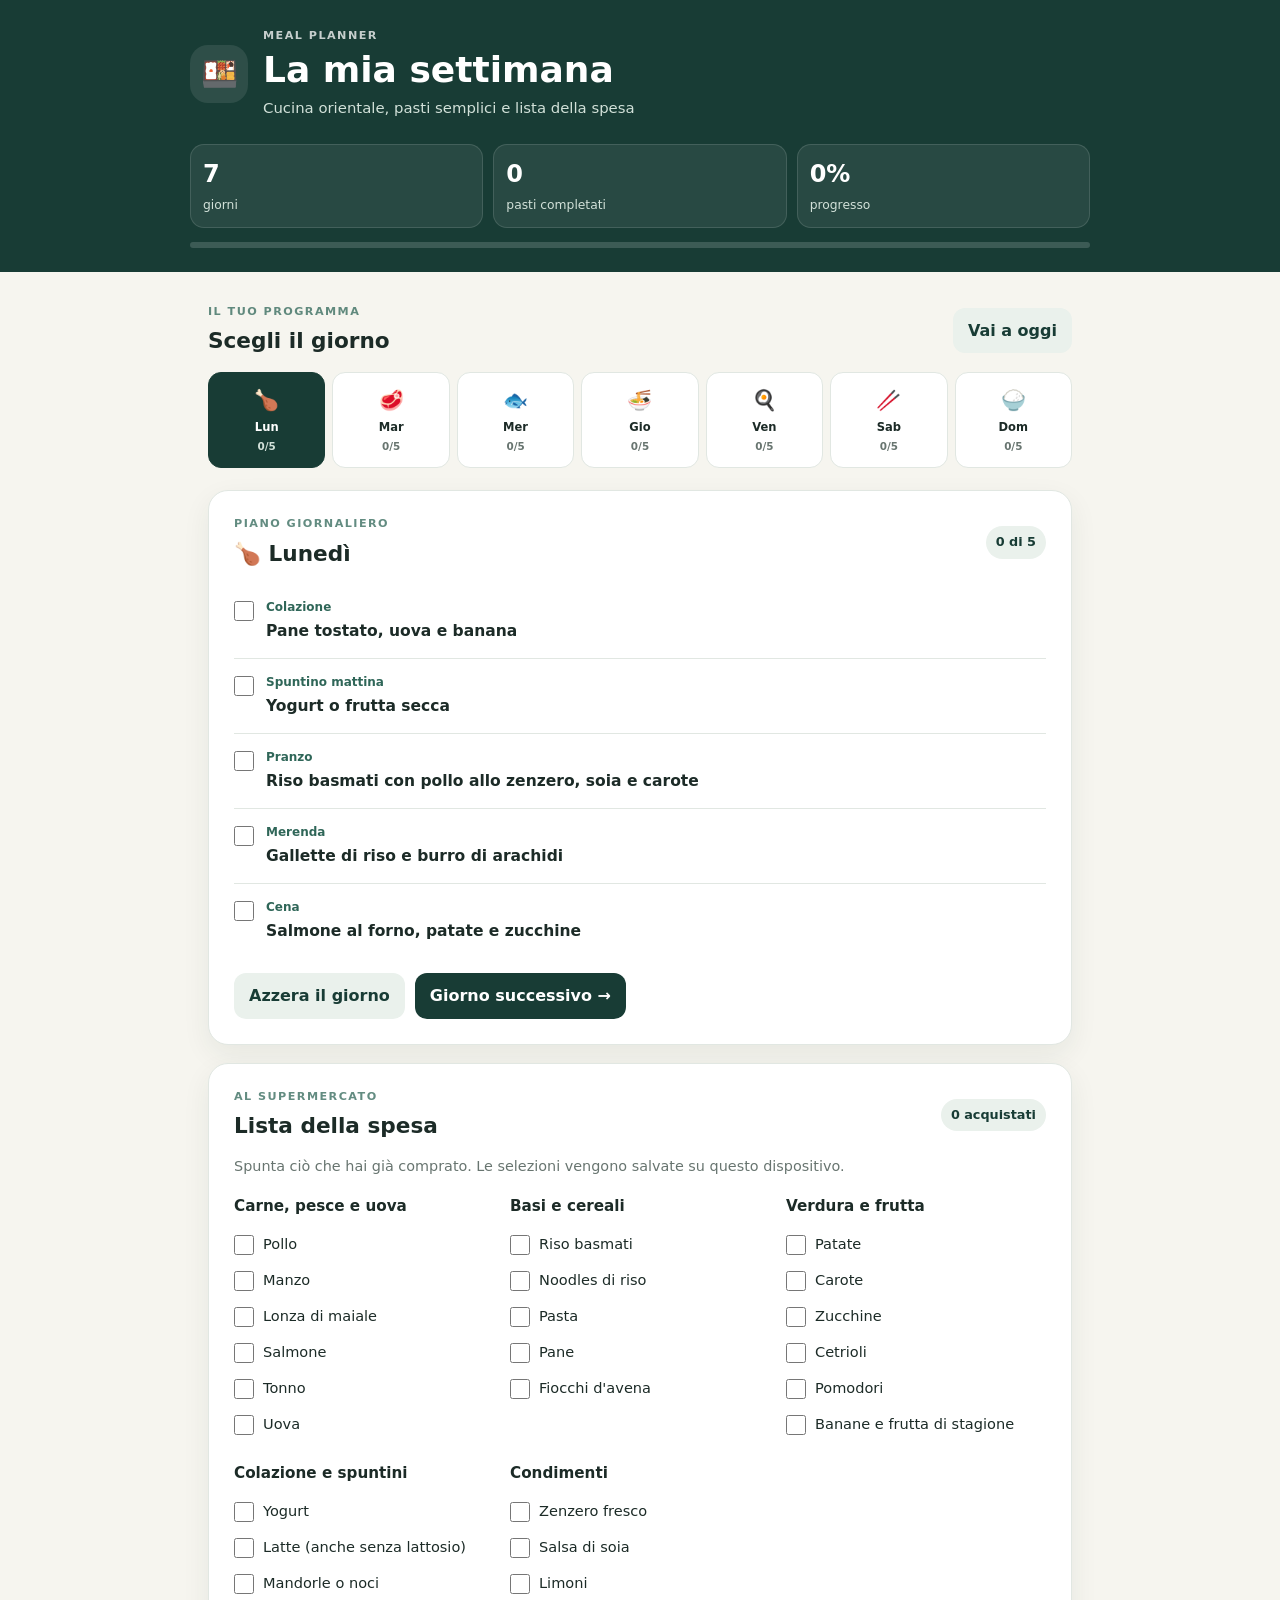
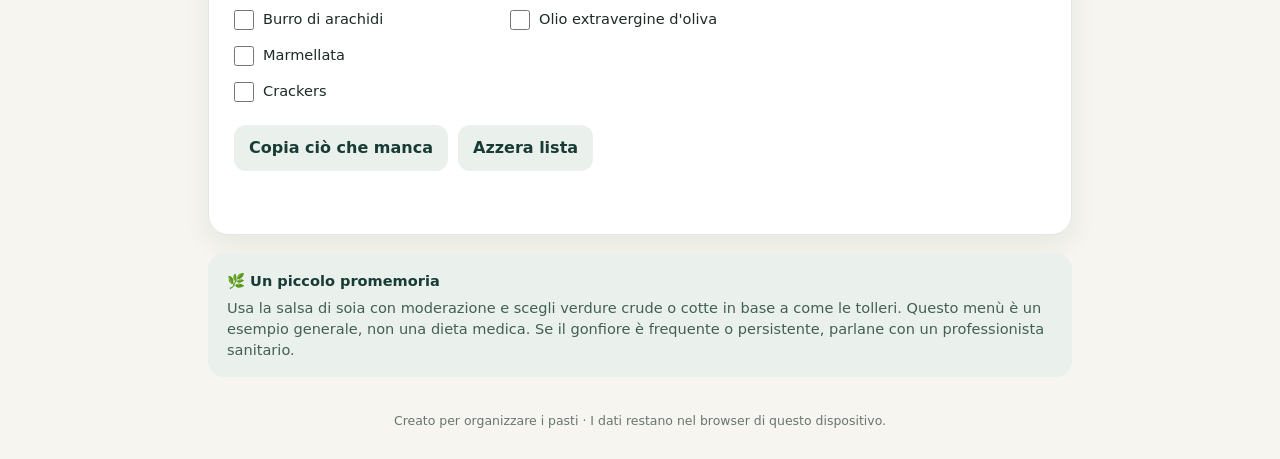
<file: index.html>
<!doctype html>
<html lang="it">
<head>
  <meta charset="utf-8">
  <meta name="viewport" content="width=device-width, initial-scale=1">
  <meta name="theme-color" content="#183c35">
  <meta name="description" content="Dashboard settimanale dei pasti e lista della spesa.">
  <title>La mia settimana — Meal planner</title>
  <link rel="manifest" href="manifest.json">
  <link rel="icon" href="icon.svg" type="image/svg+xml">
  <link rel="stylesheet" href="styles.css">
</head>
<body>
  <header class="hero">
    <div class="brand"><span class="brand-icon">🍱</span><div><p class="eyebrow">MEAL PLANNER</p><h1>La mia settimana</h1><p class="sub">Cucina orientale, pasti semplici e lista della spesa</p></div></div>
    <div class="stats">
      <div class="stat"><strong>7</strong><span>giorni</span></div>
      <div class="stat"><strong id="done-count">0</strong><span>pasti completati</span></div>
      <div class="stat"><strong id="progress">0%</strong><span>progresso</span></div>
    </div>
    <div class="progress-track"><div id="progress-bar"></div></div>
  </header>

  <main>
    <section aria-labelledby="days-title">
      <div class="section-heading"><div><p class="eyebrow">IL TUO PROGRAMMA</p><h2 id="days-title">Scegli il giorno</h2></div><button id="today-btn" class="secondary">Vai a oggi</button></div>
      <nav id="day-tabs" class="day-tabs" aria-label="Giorni della settimana"></nav>
    </section>

    <section class="panel" aria-live="polite">
      <div class="section-heading"><div><p class="eyebrow">PIANO GIORNALIERO</p><h2 id="selected-day-title">Lunedì</h2></div><span class="counter" id="day-counter">0 di 5</span></div>
      <div id="meal-list" class="meal-list"></div>
      <div class="actions"><button id="reset-day" class="secondary">Azzera il giorno</button><button id="next-day" class="primary">Giorno successivo →</button></div>
    </section>

    <section class="panel" aria-labelledby="shopping-title">
      <div class="section-heading"><div><p class="eyebrow">AL SUPERMERCATO</p><h2 id="shopping-title">Lista della spesa</h2></div><span class="counter" id="shopping-counter">0 acquistati</span></div>
      <p class="muted">Spunta ciò che hai già comprato. Le selezioni vengono salvate su questo dispositivo.</p>
      <div id="shopping-list" class="shopping-list"></div>
      <div class="actions"><button id="copy-shopping" class="secondary">Copia ciò che manca</button><button id="reset-shopping" class="secondary">Azzera lista</button></div>
      <p id="copy-status" class="muted small" role="status"></p>
    </section>

    <aside class="tip"><strong>🌿 Un piccolo promemoria</strong><p>Usa la salsa di soia con moderazione e scegli verdure crude o cotte in base a come le tolleri. Questo menù è un esempio generale, non una dieta medica. Se il gonfiore è frequente o persistente, parlane con un professionista sanitario.</p></aside>
  </main>
  <footer>Creato per organizzare i pasti · I dati restano nel browser di questo dispositivo.</footer>
  <script src="app.js"></script>
</body>
</html>
</file>
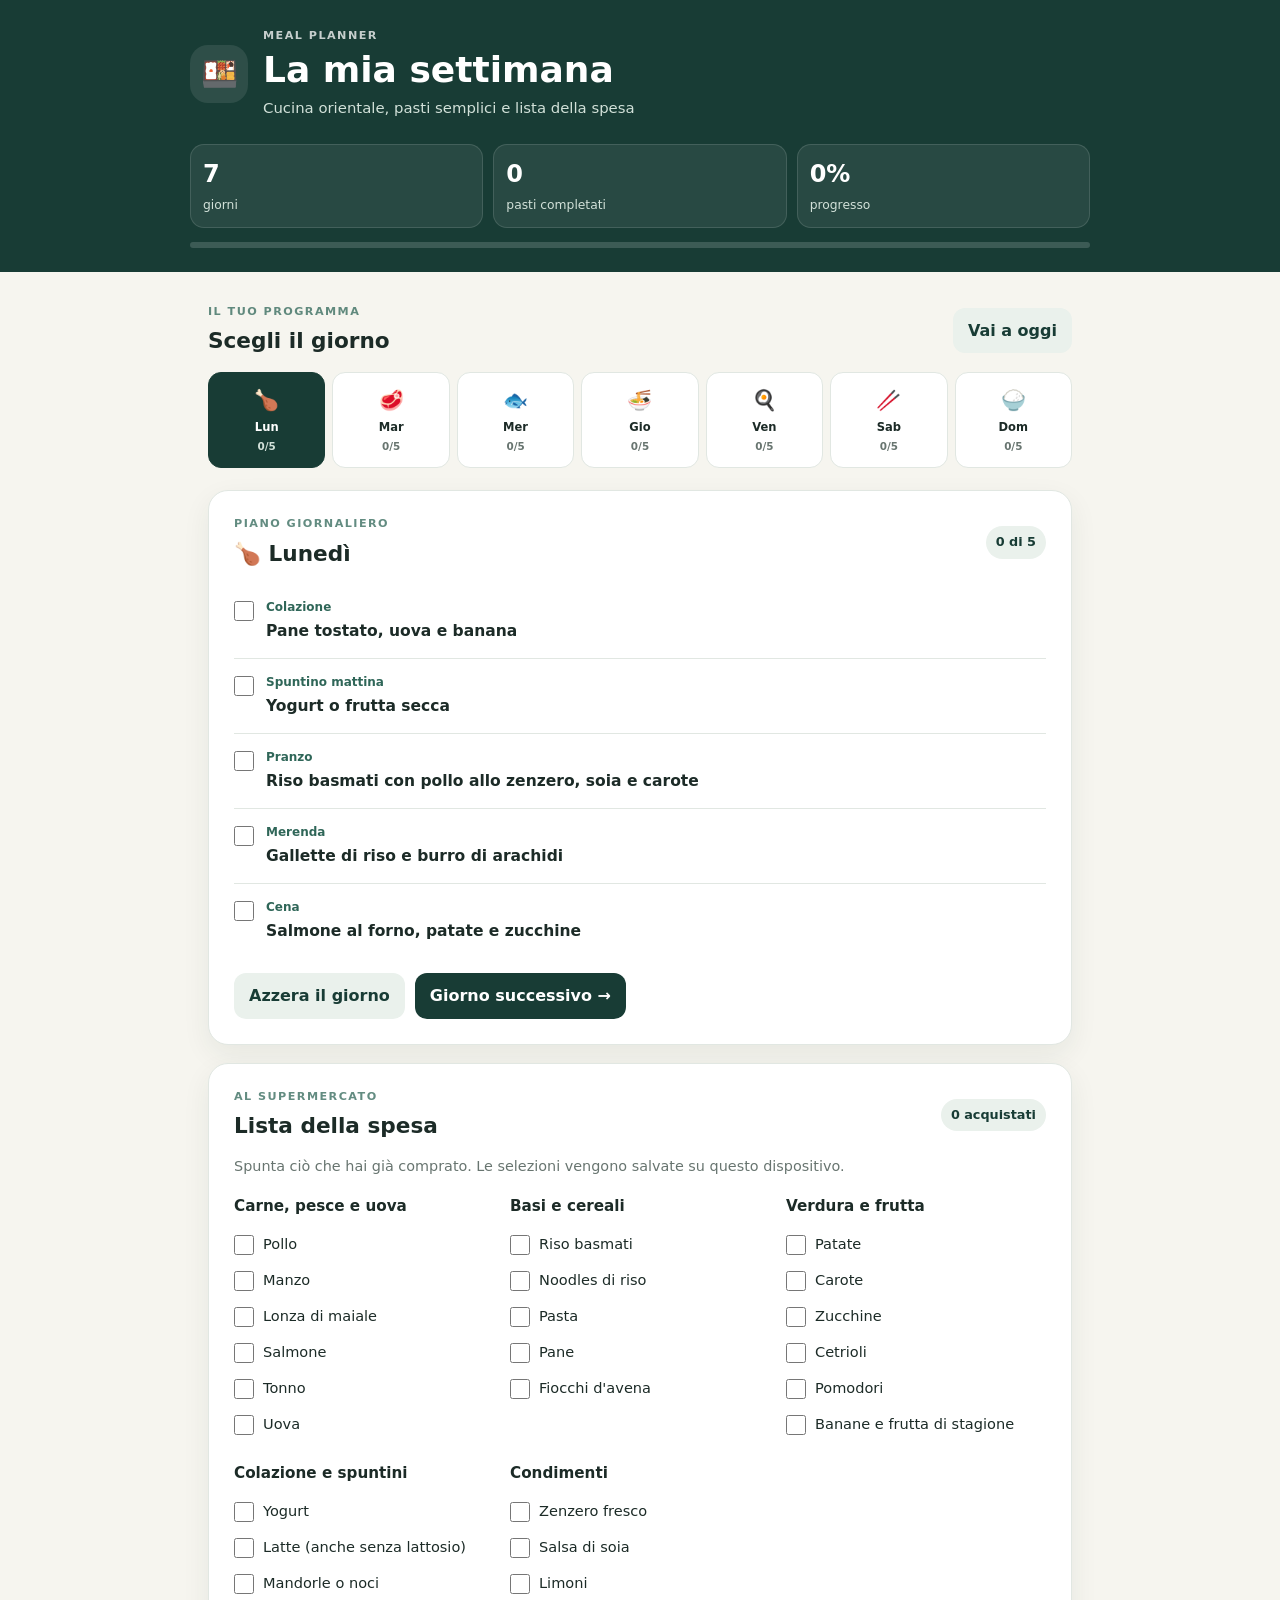
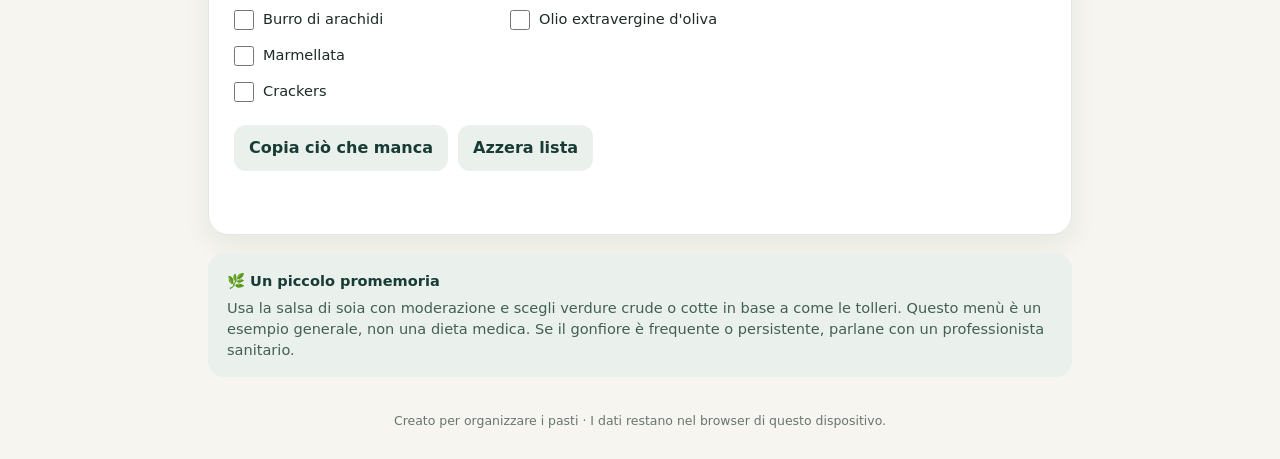
<file: index_5885.html>
<!doctype html>
<html lang="it">
<head>
  <meta charset="utf-8">
  <meta name="viewport" content="width=device-width, initial-scale=1">
  <meta name="theme-color" content="#183c35">
  <meta name="description" content="Dashboard settimanale dei pasti e lista della spesa.">
  <title>La mia settimana — Meal planner</title>
  <link rel="manifest" href="manifest.json">
  <link rel="icon" href="icon.svg" type="image/svg+xml">
  <link rel="stylesheet" href="styles.css">
</head>
<body>
  <header class="hero">
    <div class="brand"><span class="brand-icon">🍱</span><div><p class="eyebrow">MEAL PLANNER</p><h1>La mia settimana</h1><p class="sub">Cucina orientale, pasti semplici e lista della spesa</p></div></div>
    <div class="stats">
      <div class="stat"><strong>7</strong><span>giorni</span></div>
      <div class="stat"><strong id="done-count">0</strong><span>pasti completati</span></div>
      <div class="stat"><strong id="progress">0%</strong><span>progresso</span></div>
    </div>
    <div class="progress-track"><div id="progress-bar"></div></div>
  </header>

  <main>
    <section aria-labelledby="days-title">
      <div class="section-heading"><div><p class="eyebrow">IL TUO PROGRAMMA</p><h2 id="days-title">Scegli il giorno</h2></div><button id="today-btn" class="secondary">Vai a oggi</button></div>
      <nav id="day-tabs" class="day-tabs" aria-label="Giorni della settimana"></nav>
    </section>

    <section class="panel" aria-live="polite">
      <div class="section-heading"><div><p class="eyebrow">PIANO GIORNALIERO</p><h2 id="selected-day-title">Lunedì</h2></div><span class="counter" id="day-counter">0 di 5</span></div>
      <div id="meal-list" class="meal-list"></div>
      <div class="actions"><button id="reset-day" class="secondary">Azzera il giorno</button><button id="next-day" class="primary">Giorno successivo →</button></div>
    </section>

    <section class="panel" aria-labelledby="shopping-title">
      <div class="section-heading"><div><p class="eyebrow">AL SUPERMERCATO</p><h2 id="shopping-title">Lista della spesa</h2></div><span class="counter" id="shopping-counter">0 acquistati</span></div>
      <p class="muted">Spunta ciò che hai già comprato. Le selezioni vengono salvate su questo dispositivo.</p>
      <div id="shopping-list" class="shopping-list"></div>
      <div class="actions"><button id="copy-shopping" class="secondary">Copia ciò che manca</button><button id="reset-shopping" class="secondary">Azzera lista</button></div>
      <p id="copy-status" class="muted small" role="status"></p>
    </section>

    <aside class="tip"><strong>🌿 Un piccolo promemoria</strong><p>Usa la salsa di soia con moderazione e scegli verdure crude o cotte in base a come le tolleri. Questo menù è un esempio generale, non una dieta medica. Se il gonfiore è frequente o persistente, parlane con un professionista sanitario.</p></aside>
  </main>
  <footer>Creato per organizzare i pasti · I dati restano nel browser di questo dispositivo.</footer>
  <script src="app.js"></script>
</body>
</html>
</file>
<file: styles.css>
:root{--green:#183c35;--green2:#2f6658;--cream:#f6f5ef;--paper:#fff;--ink:#1c2b27;--muted:#687570;--line:#e1e7e2;--soft:#eaf1ec;--shadow:0 10px 28px rgba(23,52,43,.07)}
*{box-sizing:border-box}body{margin:0;background:var(--cream);color:var(--ink);font-family:ui-sans-serif,system-ui,-apple-system,BlinkMacSystemFont,"Segoe UI",sans-serif;line-height:1.45}
button{font:inherit;cursor:pointer;border:0;border-radius:12px;padding:11px 15px;font-weight:650;transition:transform .12s,background .12s}button:active{transform:scale(.98)}.hero{background:var(--green);color:white;padding:28px max(20px,calc((100% - 900px)/2)) 24px}.brand{display:flex;gap:15px;align-items:center}.brand-icon{display:grid;place-items:center;background:#ffffff18;width:58px;height:58px;border-radius:18px;font-size:30px;flex-shrink:0}.eyebrow{font-size:.7rem;font-weight:800;letter-spacing:.13em;opacity:.75;margin:0 0 5px}.hero h1{font-size:clamp(1.65rem,5vw,2.25rem);margin:0;line-height:1.15}.sub{color:#d2e1d9;margin:7px 0 0;font-size:.93rem}.stats{display:grid;grid-template-columns:repeat(3,1fr);gap:10px;margin-top:25px}.stat{background:#ffffff12;border:1px solid #ffffff20;border-radius:14px;padding:12px}.stat strong{display:block;font-size:1.5rem}.stat span{font-size:.77rem;color:#d2e1d9}.progress-track{height:6px;background:#ffffff28;border-radius:9px;margin-top:14px;overflow:hidden}.progress-track div{height:100%;width:0;background:#c8e4bd;border-radius:9px;transition:width .2s}
main{width:min(900px,100%);margin:0 auto;padding:25px 18px 35px}.section-heading{display:flex;justify-content:space-between;align-items:center;gap:12px;margin-bottom:15px}.section-heading h2{margin:0;font-size:1.35rem}.section-heading .eyebrow{color:var(--green2)}.day-tabs{display:grid;grid-template-columns:repeat(7,minmax(0,1fr));gap:7px;margin-bottom:22px}.day-tab{padding:10px 2px;background:var(--paper);border:1px solid var(--line);color:var(--ink);border-radius:13px;box-shadow:none;display:flex;align-items:center;flex-direction:column;gap:4px}.day-tab .emoji{font-size:1.25rem}.day-tab .day-short{font-size:.72rem}.day-tab .mini-count{font-size:.65rem;color:var(--muted)}.day-tab.active{background:var(--green);border-color:var(--green);color:white}.day-tab.active .mini-count{color:#d2e1d9}.panel{background:var(--paper);border:1px solid var(--line);border-radius:20px;padding:20px;margin:18px 0;box-shadow:var(--shadow)}.counter{background:var(--soft);color:var(--green);font-size:.8rem;font-weight:750;padding:7px 10px;border-radius:100px;white-space:nowrap}.meal-list{display:grid;gap:0}.meal{display:flex;align-items:flex-start;gap:12px;padding:15px 0;border-top:1px solid var(--line)}.meal:first-child{border-top:0}.meal input,.shopping-item input{width:20px;height:20px;accent-color:var(--green2);flex-shrink:0;margin:2px 0 0}.meal label{cursor:pointer;flex:1}.meal-time{display:block;font-size:.75rem;color:var(--green2);font-weight:800;margin-bottom:3px}.meal-name{font-size:.97rem;font-weight:600}.meal.checked .meal-name{text-decoration:line-through;color:var(--muted)}.actions{display:flex;gap:10px;margin-top:16px;flex-wrap:wrap}.primary{background:var(--green);color:white}.primary:hover{background:var(--green2)}.secondary{background:var(--soft);color:var(--green)}.shopping-list{display:grid;grid-template-columns:repeat(2,minmax(0,1fr));gap:16px}.shopping-group h3{font-size:.95rem;margin:4px 0 9px}.shopping-item{display:flex;gap:9px;align-items:flex-start;padding:7px 0;font-size:.91rem;cursor:pointer}.shopping-item.checked span{text-decoration:line-through;color:var(--muted)}.muted{color:var(--muted);font-size:.9rem}.small{font-size:.8rem;min-height:1em}.tip{border-radius:16px;padding:17px 19px;background:#eaf1ec;color:var(--green);font-size:.91rem}.tip p{margin:6px 0 0;color:#435e54}footer{text-align:center;color:var(--muted);font-size:.78rem;padding:0 20px 28px}
@media(min-width:700px){main{padding-top:32px}.shopping-list{grid-template-columns:repeat(3,minmax(0,1fr))}.panel{padding:25px}.day-tab{padding:13px 4px}}@media(max-width:380px){.day-tabs{gap:4px}.day-tab .day-short{font-size:.65rem}.day-tab .emoji{font-size:1.1rem}.panel{padding:15px}.stats{gap:6px}.stat{padding:10px 8px}}
</file>
